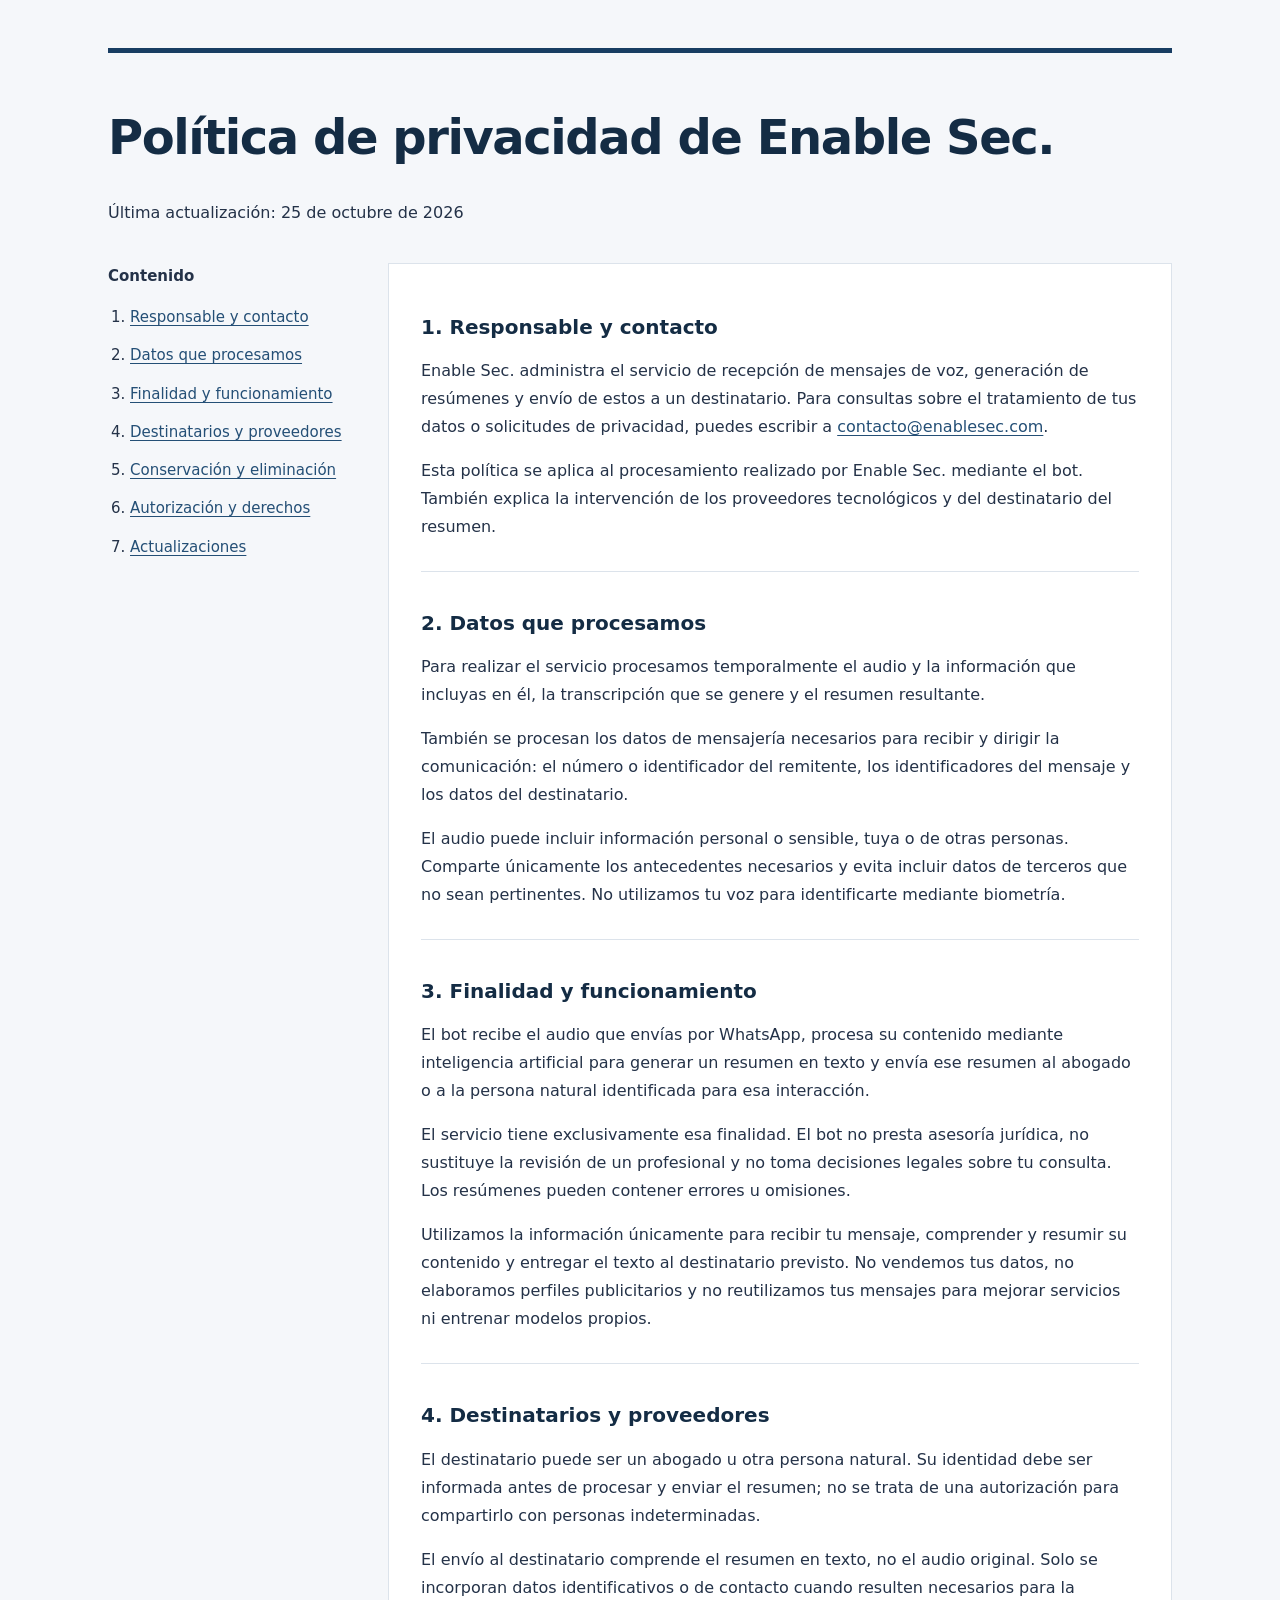
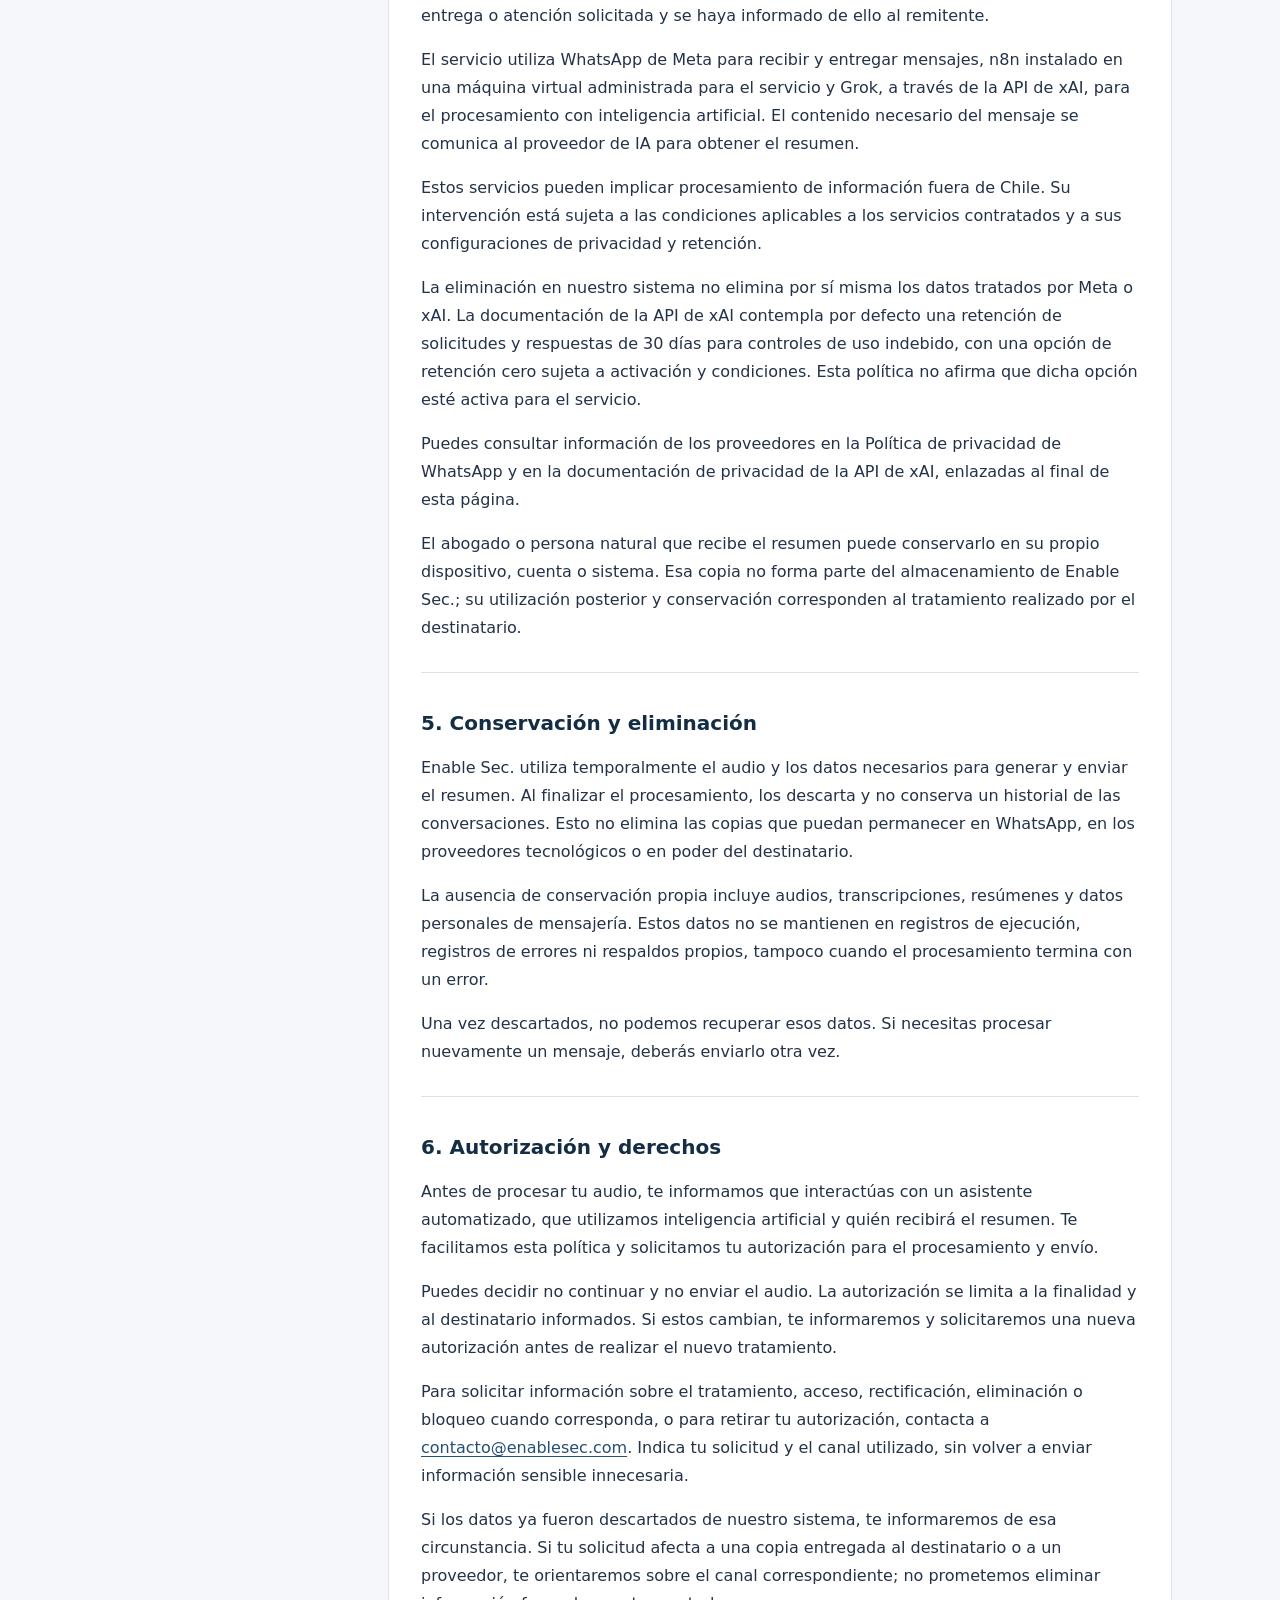
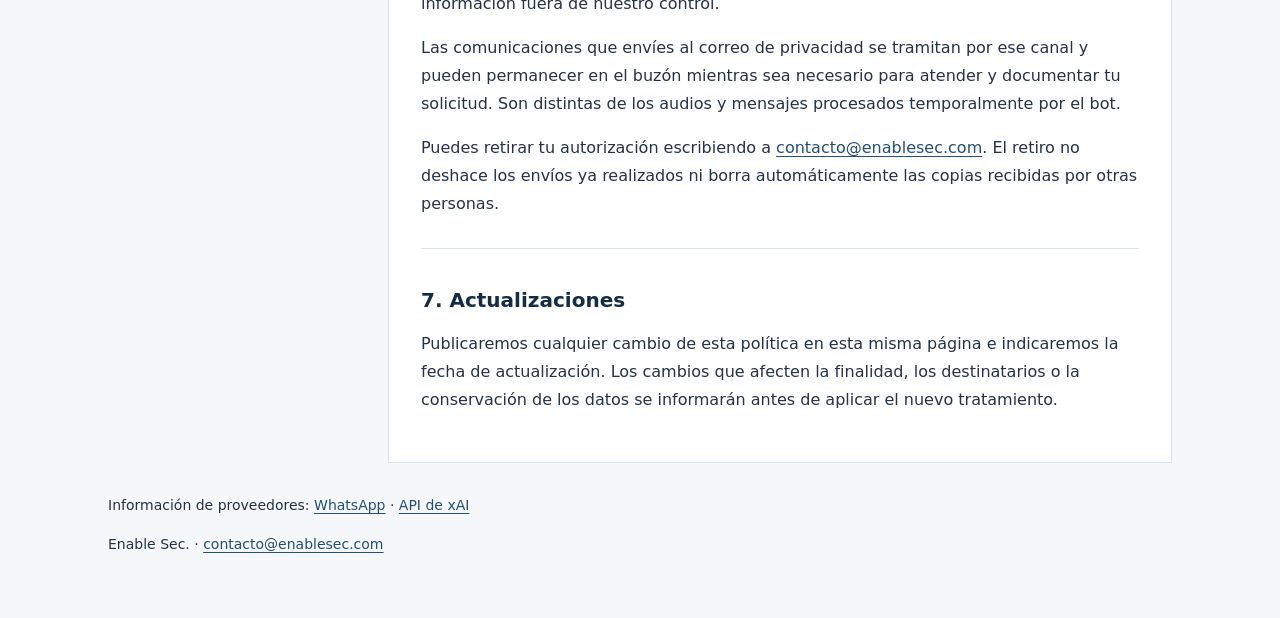
<file: index.html>
<!doctype html><html lang="es-CL"><head><meta charset="utf-8"><meta name="viewport" content="width=device-width,initial-scale=1"><title>Política de privacidad de Enable Sec.</title><meta name="description" content="Tratamiento temporal de audios para generar resúmenes y enviarlos al destinatario informado mediante el bot de Enable Sec."><style>*{box-sizing:border-box}body{margin:0;background:#f5f7fa;color:#243248;font:1rem/1.75 system-ui,-apple-system,"Segoe UI",sans-serif}.layout{max-width:1120px;margin:auto;padding:48px 28px}header{border-top:5px solid #183d62;padding-top:24px;margin-bottom:36px}h1{font-size:clamp(2rem,5vw,3rem);line-height:1.2;color:#142c44;letter-spacing:-.03em}h2{font-size:1.25rem;line-height:1.4;color:#142c44}.columns{display:grid;grid-template-columns:240px minmax(0,1fr);gap:40px}nav{position:sticky;top:24px;align-self:start;font-size:.9375rem}nav ol{padding-left:22px}li{margin:0 0 12px}main{background:white;border:1px solid #dce3eb;padding:32px}section+section{border-top:1px solid #dce3eb;margin-top:30px;padding-top:20px}p{overflow-wrap:anywhere}a{color:#244f76;text-underline-offset:3px}a:focus-visible{outline:3px solid #a65c00;outline-offset:4px}footer{margin-top:30px;font-size:.875rem}.skip{position:absolute;top:-80px;left:12px;background:white;padding:10px}.skip:focus{top:10px}section{scroll-margin-top:24px}@media(max-width:780px){.columns{grid-template-columns:1fr;gap:20px}nav{position:static}.layout{padding:24px 18px}main{padding:24px 20px}}@media print{nav,.skip{display:none}.columns{display:block}.layout,main{padding:0}main{border:0}body{background:white}h2{break-after:avoid}}</style></head><body><a class="skip" href="#contenido">Ir al contenido</a><div class="layout"><header><h1>Política de privacidad de Enable Sec.</h1><p>Última actualización: <time datetime="2026-10-25">25 de octubre de 2026</time></p></header><div class="columns"><nav aria-label="Contenido"><strong>Contenido</strong><ol><li><a href="#seccion-1">Responsable y contacto</a></li><li><a href="#seccion-2">Datos que procesamos</a></li><li><a href="#seccion-3">Finalidad y funcionamiento</a></li><li><a href="#seccion-4">Destinatarios y proveedores</a></li><li><a href="#seccion-5">Conservación y eliminación</a></li><li><a href="#seccion-6">Autorización y derechos</a></li><li><a href="#seccion-7">Actualizaciones</a></li></ol></nav><main id="contenido"><section id="seccion-1"><h2>1. Responsable y contacto</h2><p>Enable Sec. administra el servicio de recepción de mensajes de voz, generación de resúmenes y envío de estos a un destinatario. Para consultas sobre el tratamiento de tus datos o solicitudes de privacidad, puedes escribir a <a href="mailto:contacto@enablesec.com">contacto@enablesec.com</a>.</p><p>Esta política se aplica al procesamiento realizado por Enable Sec. mediante el bot. También explica la intervención de los proveedores tecnológicos y del destinatario del resumen.</p></section><section id="seccion-2"><h2>2. Datos que procesamos</h2><p>Para realizar el servicio procesamos temporalmente el audio y la información que incluyas en él, la transcripción que se genere y el resumen resultante.</p><p>También se procesan los datos de mensajería necesarios para recibir y dirigir la comunicación: el número o identificador del remitente, los identificadores del mensaje y los datos del destinatario.</p><p>El audio puede incluir información personal o sensible, tuya o de otras personas. Comparte únicamente los antecedentes necesarios y evita incluir datos de terceros que no sean pertinentes. No utilizamos tu voz para identificarte mediante biometría.</p></section><section id="seccion-3"><h2>3. Finalidad y funcionamiento</h2><p>El bot recibe el audio que envías por WhatsApp, procesa su contenido mediante inteligencia artificial para generar un resumen en texto y envía ese resumen al abogado o a la persona natural identificada para esa interacción.</p><p>El servicio tiene exclusivamente esa finalidad. El bot no presta asesoría jurídica, no sustituye la revisión de un profesional y no toma decisiones legales sobre tu consulta. Los resúmenes pueden contener errores u omisiones.</p><p>Utilizamos la información únicamente para recibir tu mensaje, comprender y resumir su contenido y entregar el texto al destinatario previsto. No vendemos tus datos, no elaboramos perfiles publicitarios y no reutilizamos tus mensajes para mejorar servicios ni entrenar modelos propios.</p></section><section id="seccion-4"><h2>4. Destinatarios y proveedores</h2><p>El destinatario puede ser un abogado u otra persona natural. Su identidad debe ser informada antes de procesar y enviar el resumen; no se trata de una autorización para compartirlo con personas indeterminadas.</p><p>El envío al destinatario comprende el resumen en texto, no el audio original. Solo se incorporan datos identificativos o de contacto cuando resulten necesarios para la entrega o atención solicitada y se haya informado de ello al remitente.</p><p>El servicio utiliza WhatsApp de Meta para recibir y entregar mensajes, n8n instalado en una máquina virtual administrada para el servicio y Grok, a través de la API de xAI, para el procesamiento con inteligencia artificial. El contenido necesario del mensaje se comunica al proveedor de IA para obtener el resumen.</p><p>Estos servicios pueden implicar procesamiento de información fuera de Chile. Su intervención está sujeta a las condiciones aplicables a los servicios contratados y a sus configuraciones de privacidad y retención.</p><p>La eliminación en nuestro sistema no elimina por sí misma los datos tratados por Meta o xAI. La documentación de la API de xAI contempla por defecto una retención de solicitudes y respuestas de 30 días para controles de uso indebido, con una opción de retención cero sujeta a activación y condiciones. Esta política no afirma que dicha opción esté activa para el servicio.</p><p>Puedes consultar información de los proveedores en la Política de privacidad de WhatsApp y en la documentación de privacidad de la API de xAI, enlazadas al final de esta página.</p><p>El abogado o persona natural que recibe el resumen puede conservarlo en su propio dispositivo, cuenta o sistema. Esa copia no forma parte del almacenamiento de Enable Sec.; su utilización posterior y conservación corresponden al tratamiento realizado por el destinatario.</p></section><section id="seccion-5"><h2>5. Conservación y eliminación</h2><p>Enable Sec. utiliza temporalmente el audio y los datos necesarios para generar y enviar el resumen. Al finalizar el procesamiento, los descarta y no conserva un historial de las conversaciones. Esto no elimina las copias que puedan permanecer en WhatsApp, en los proveedores tecnológicos o en poder del destinatario.</p><p>La ausencia de conservación propia incluye audios, transcripciones, resúmenes y datos personales de mensajería. Estos datos no se mantienen en registros de ejecución, registros de errores ni respaldos propios, tampoco cuando el procesamiento termina con un error.</p><p>Una vez descartados, no podemos recuperar esos datos. Si necesitas procesar nuevamente un mensaje, deberás enviarlo otra vez.</p></section><section id="seccion-6"><h2>6. Autorización y derechos</h2><p>Antes de procesar tu audio, te informamos que interactúas con un asistente automatizado, que utilizamos inteligencia artificial y quién recibirá el resumen. Te facilitamos esta política y solicitamos tu autorización para el procesamiento y envío.</p><p>Puedes decidir no continuar y no enviar el audio. La autorización se limita a la finalidad y al destinatario informados. Si estos cambian, te informaremos y solicitaremos una nueva autorización antes de realizar el nuevo tratamiento.</p><p>Para solicitar información sobre el tratamiento, acceso, rectificación, eliminación o bloqueo cuando corresponda, o para retirar tu autorización, contacta a <a href="mailto:contacto@enablesec.com">contacto@enablesec.com</a>. Indica tu solicitud y el canal utilizado, sin volver a enviar información sensible innecesaria.</p><p>Si los datos ya fueron descartados de nuestro sistema, te informaremos de esa circunstancia. Si tu solicitud afecta a una copia entregada al destinatario o a un proveedor, te orientaremos sobre el canal correspondiente; no prometemos eliminar información fuera de nuestro control.</p><p>Las comunicaciones que envíes al correo de privacidad se tramitan por ese canal y pueden permanecer en el buzón mientras sea necesario para atender y documentar tu solicitud. Son distintas de los audios y mensajes procesados temporalmente por el bot.</p><p>Puedes retirar tu autorización escribiendo a <a href="mailto:contacto@enablesec.com">contacto@enablesec.com</a>. El retiro no deshace los envíos ya realizados ni borra automáticamente las copias recibidas por otras personas.</p></section><section id="seccion-7"><h2>7. Actualizaciones</h2><p>Publicaremos cualquier cambio de esta política en esta misma página e indicaremos la fecha de actualización. Los cambios que afecten la finalidad, los destinatarios o la conservación de los datos se informarán antes de aplicar el nuevo tratamiento.</p></section></main></div><footer><p>Información de proveedores: <a href="https://www.whatsapp.com/legal/privacy-policy">WhatsApp</a> · <a href="https://docs.x.ai/developers/faq/security">API de xAI</a></p><p>Enable Sec. · <a href="mailto:contacto@enablesec.com">contacto@enablesec.com</a></p></footer></div></body></html>
</file>
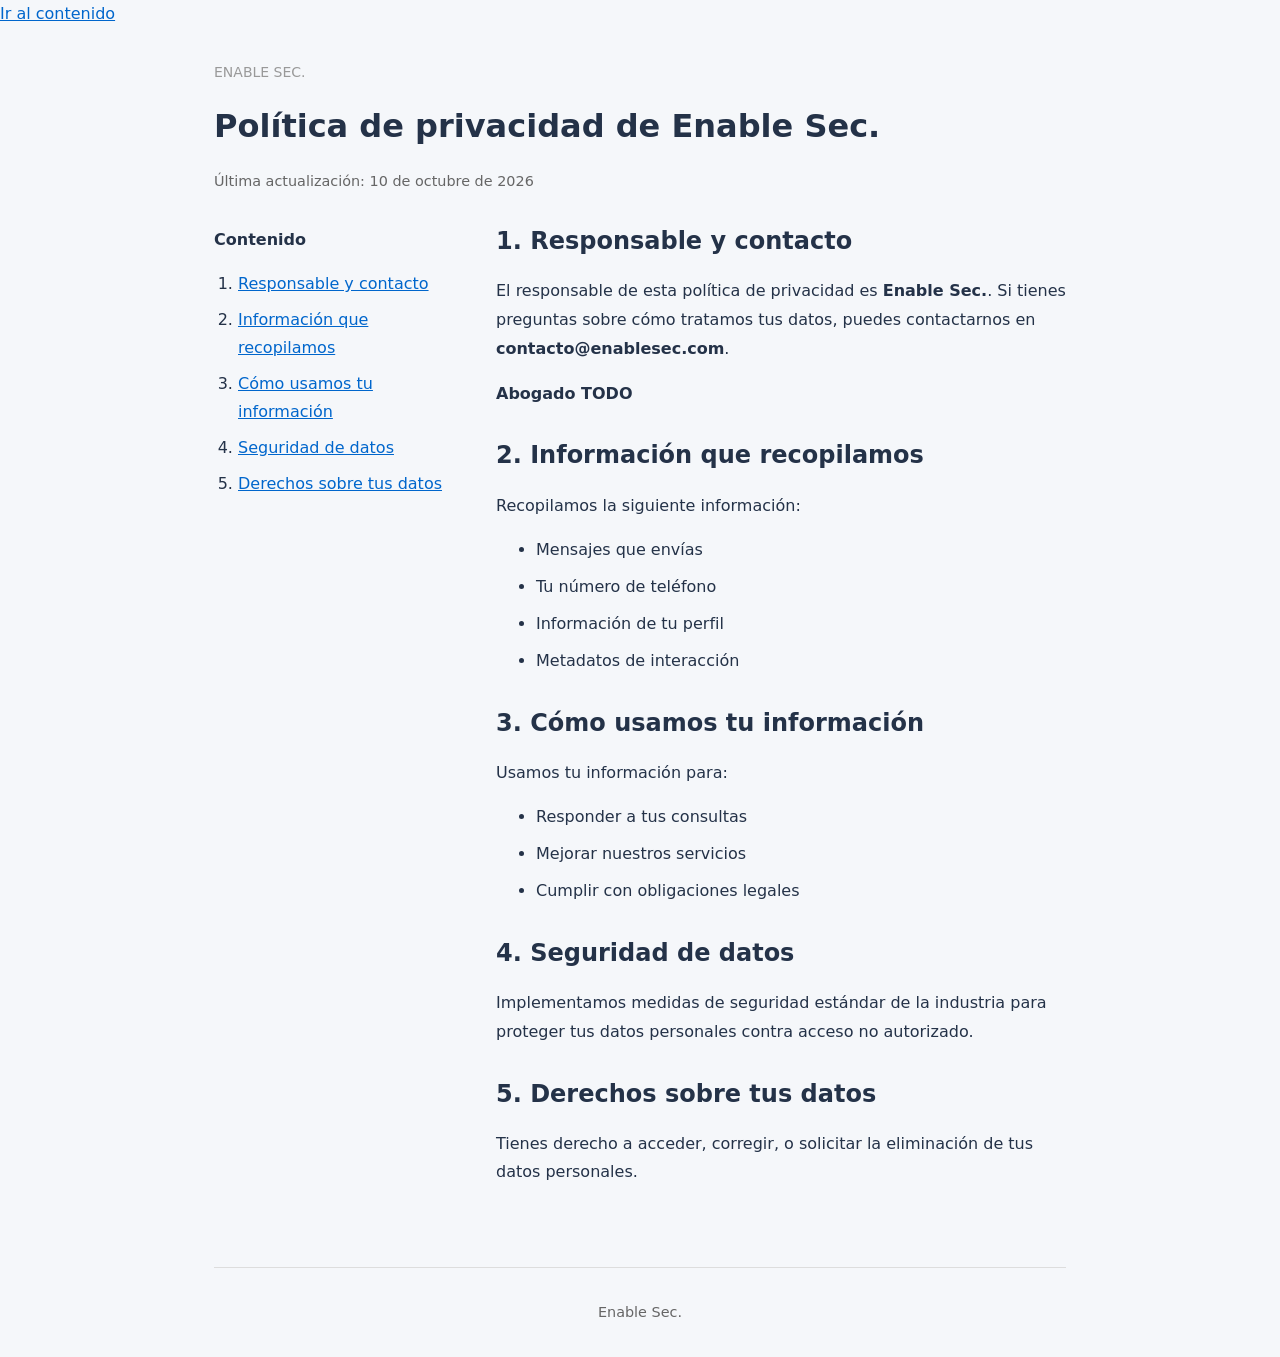
<file: site/index.html>
<!doctype html>
<html lang="es-CL">
<head>
<meta charset="utf-8">
<meta name="viewport" content="width=device-width, initial-scale=1">
<title>Política de privacidad de Enable Sec.</title>
<meta name="description" content="Política de privacidad del asistente de consultas por WhatsApp administrado por Enable Sec.">
<meta name="color-scheme" content="light">
<link rel="stylesheet" href="./styles.css">
</head>
<body>
<a class="skip" href="#contenido">Ir al contenido</a>
<div class="layout">
<header><p class="eyebrow">Enable Sec.</p><h1>Política de privacidad de Enable Sec.</h1><p class="updated">Última actualización: <time datetime="2026-10-10">10 de octubre de 2026</time></p></header>
<div class="columns"><nav aria-label="Índice de la política"><p class="nav-title">Contenido</p><ol><li><a href="#seccion-1">Responsable y contacto</a></li><li><a href="#seccion-2">Información que recopilamos</a></li><li><a href="#seccion-3">Cómo usamos tu información</a></li><li><a href="#seccion-4">Seguridad de datos</a></li><li><a href="#seccion-5">Derechos sobre tus datos</a></li></ol></nav>
<main id="contenido"><section id="seccion-1"><h2>1. Responsable y contacto</h2><p>El responsable de esta política de privacidad es <strong>Enable Sec.</strong>. Si tienes preguntas sobre cómo tratamos tus datos, puedes contactarnos en <strong>contacto@enablesec.com</strong>.</p><p><strong>Abogado TODO</strong></p></section>
<section id="seccion-2"><h2>2. Información que recopilamos</h2><p>Recopilamos la siguiente información:</p><ul><li>Mensajes que envías</li><li>Tu número de teléfono</li><li>Información de tu perfil</li><li>Metadatos de interacción</li></ul></section>
<section id="seccion-3"><h2>3. Cómo usamos tu información</h2><p>Usamos tu información para:</p><ul><li>Responder a tus consultas</li><li>Mejorar nuestros servicios</li><li>Cumplir con obligaciones legales</li></ul></section>
<section id="seccion-4"><h2>4. Seguridad de datos</h2><p>Implementamos medidas de seguridad estándar de la industria para proteger tus datos personales contra acceso no autorizado.</p></section>
<section id="seccion-5"><h2>5. Derechos sobre tus datos</h2><p>Tienes derecho a acceder, corregir, o solicitar la eliminación de tus datos personales.</p></section></main></div>
<footer>Enable Sec.</footer>
</div>
</body>
</html>
</file>
<file: site/styles.css>
*{box-sizing:border-box}html{scroll-padding-top:2rem}body{margin:0;background:#f5f7fa;color:#243248;font:1rem/1.75 system-ui,-apple-system,BlinkMacSystemFont,"Segoe UI",sans-serif}.layout{max-width:900px;margin:0 auto;padding:2rem 1.5rem}header{margin-bottom:2rem}h1,h2{line-height:1.3}.eyebrow{margin:0;color:#999;font-size:0.875rem;text-transform:uppercase}.updated{color:#666;font-size:0.9rem}.columns{display:grid;grid-template-columns:250px 1fr;gap:2rem}nav{position:sticky;top:2rem;height:fit-content}.nav-title{margin:0 0 1rem 0;font-weight:bold}.columns nav ol{margin:0;padding-left:1.5rem}main{line-height:1.8}section{margin-bottom:2rem}section h2{margin-top:0}ul{margin:1rem 0}li{margin:0.5rem 0}footer{margin-top:3rem;padding-top:2rem;border-top:1px solid #ddd;color:#666;font-size:0.9rem;text-align:center}a{color:#0066cc}a:visited{color:#663399}@media(max-width:768px){.columns{grid-template-columns:1fr}nav{position:static}}
</file>
